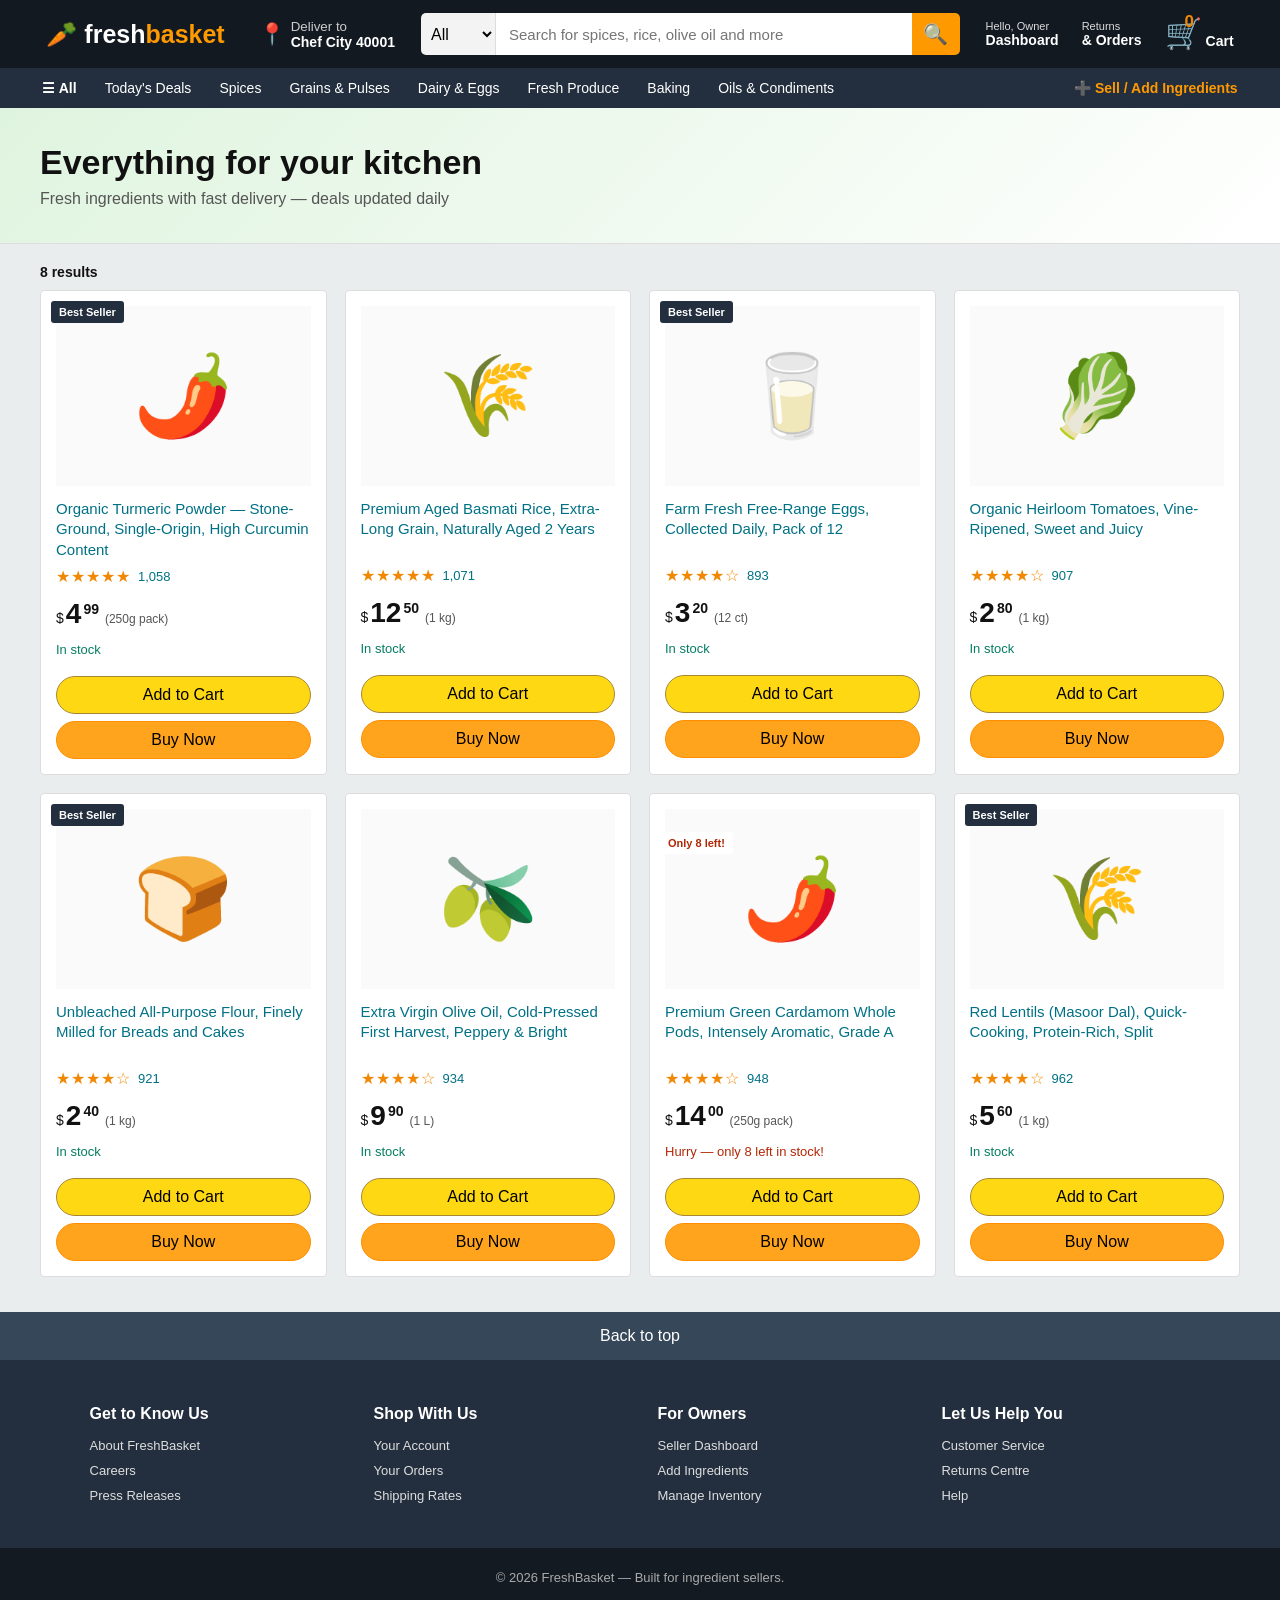
<file: index.html>
<!DOCTYPE html>
<html lang="en">
<head>
<meta charset="UTF-8" />
<meta name="viewport" content="width=device-width, initial-scale=1.0" />
<title>FreshBasket — Ingredients Store</title>
<link rel="stylesheet" href="style.css" />
</head>

<body>

<!-- ======== AMAZON-STYLE HEADER ======== -->
<header class="amazon-header">

  <div class="header-top">

    <a class="amazon-logo" href="index.html">
      🥕 fresh<span class="logo-orange">basket</span>
    </a>

    <a class="deliver-to" href="#">
      <span class="pin">📍</span>
      <span>
        <small>Deliver to</small>
        <strong>Chef City 40001</strong>
      </span>
    </a>

    <form class="search-wrap" id="search-form">

      <select id="category-filter">
        <option value="all">All</option>
      </select>

      <input
        type="search"
        id="search-input"
        placeholder="Search for spices, rice, olive oil and more"
      />

      <button type="submit" class="search-btn">
        🔍
      </button>

    </form>

    <div class="header-links">

      <a class="header-link" href="app.html">
        <small>Hello, Owner</small>
        <strong>Dashboard</strong>
      </a>

      <a class="header-link" href="#">
        <small>Returns</small>
        <strong>&amp; Orders</strong>
      </a>

      <a class="cart-link" id="cart-btn">
        <span class="cart-icon">🛒</span>
        <span class="cart-count" id="cart-count">0</span>
        <strong>Cart</strong>
      </a>

    </div>

  </div>

  <nav class="subnav">

    <a class="all-btn" href="#">
      ☰ All
    </a>

    <a href="#" id="subnav-deals">
      Today's Deals
    </a>

    <a href="#" data-category="Spices">
      Spices
    </a>

    <a href="#" data-category="Grains &amp; Pulses">
      Grains &amp; Pulses
    </a>

    <a href="#" data-category="Dairy &amp; Eggs">
      Dairy &amp; Eggs
    </a>

    <a href="#" data-category="Fruits &amp; Vegetables">
      Fresh Produce
    </a>

    <a href="#" data-category="Baking">
      Baking
    </a>

    <a href="#" data-category="Oils &amp; Condiments">
      Oils &amp; Condiments
    </a>

    <span class="spacer"></span>

    <a href="app.html" class="deals">
      ➕ Sell / Add Ingredients
    </a>

  </nav>

</header>


<!-- ======== HERO ======== -->

<section class="hero-strip">

  <div class="container">

    <h1>
      Everything for your kitchen
    </h1>

    <p>
      Fresh ingredients with fast delivery — deals updated daily
    </p>

  </div>

</section>


<!-- ======== PRODUCTS ======== -->

<main class="container">

  <div class="results-bar" id="results-bar">
    <strong>Results</strong>
  </div>

  <div id="product-grid" class="product-grid"></div>

  <p id="empty-msg" class="empty-msg" hidden>
    No ingredients found. Try another search — or the owner can add products from the Dashboard.
  </p>

</main>


<!-- ======== CART DRAWER ======== -->

<div id="cart-overlay" class="cart-overlay" hidden></div>

<aside id="cart-drawer" class="cart-drawer" hidden>

  <div class="cart-head">

    <h2>
      🛒 Shopping Cart
    </h2>

    <button
      id="close-cart"
      class="icon-btn"
      type="button"
    >
      ✕
    </button>

  </div>

  <div id="cart-items" class="cart-items"></div>

  <div class="cart-foot">

    <div class="cart-total-row">

      <span>
        Subtotal:
      </span>

      <span
        class="amt"
        id="cart-total"
      >
        $0.00
      </span>

    </div>

    <button
      id="checkout-btn"
      class="btn-addcart"
      type="button"
    >
      Proceed to Buy
    </button>

  </div>

</aside>


<!-- ======== FOOTER ======== -->

<footer>

  <div
    class="back-to-top"
    id="back-to-top"
  >
    Back to top
  </div>

  <div class="footer-main">

    <div class="footer-col">

      <h4>
        Get to Know Us
      </h4>

      <a href="#">
        About FreshBasket
      </a>

      <a href="#">
        Careers
      </a>

      <a href="#">
        Press Releases
      </a>

    </div>


    <div class="footer-col">

      <h4>
        Shop With Us
      </h4>

      <a href="#">
        Your Account
      </a>

      <a href="#">
        Your Orders
      </a>

      <a href="#">
        Shipping Rates
      </a>

    </div>


    <div class="footer-col">

      <h4>
        For Owners
      </h4>

      <a href="app.html">
        Seller Dashboard
      </a>

      <a href="app.html">
        Add Ingredients
      </a>

      <a href="app.html">
        Manage Inventory
      </a>

    </div>


    <div class="footer-col">

      <h4>
        Let Us Help You
      </h4>

      <a href="#">
        Customer Service
      </a>

      <a href="#">
        Returns Centre
      </a>

      <a href="#">
        Help
      </a>

    </div>

  </div>


  <div class="footer-bottom">
    © 2026 FreshBasket — Built for ingredient sellers.
  </div>

</footer>


<script src="app.js"></script>

</body>
</html>
</file>
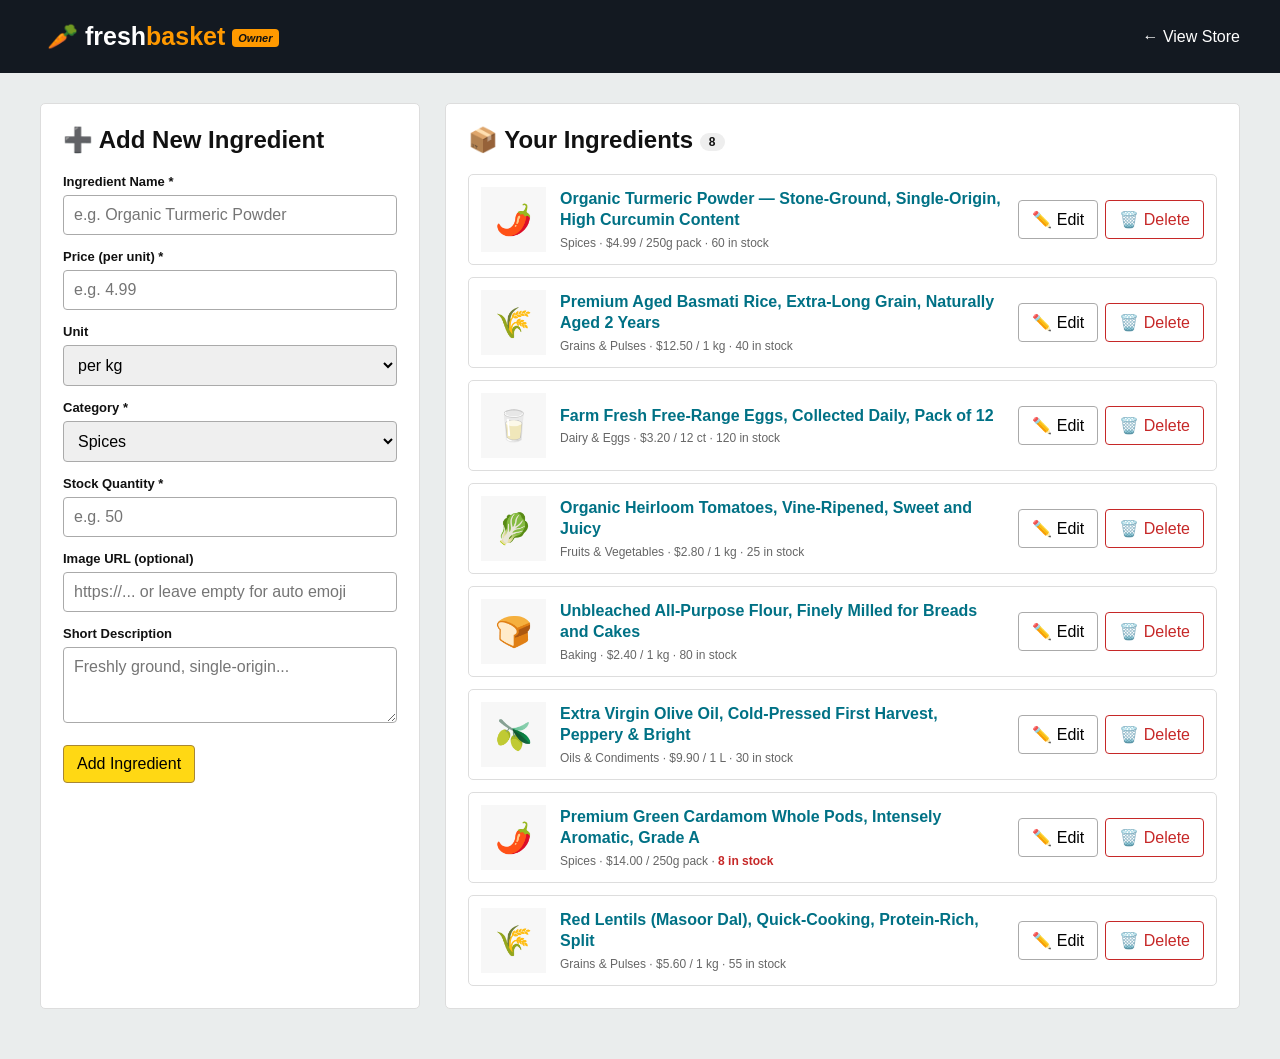
<file: app.html>
<!DOCTYPE html>
<html lang="en">

<head>

<meta charset="UTF-8" />

<meta
  name="viewport"
  content="width=device-width, initial-scale=1.0"
/>

<title>
  Owner Dashboard — FreshBasket
</title>

<link
  rel="stylesheet"
  href="style.css"
/>

</head>


<body>


<!-- ======== OWNER HEADER ======== -->

<header class="admin-header">

  <div class="container inner">

    <a
      class="amazon-logo"
      style="border:none"
      href="index.html"
    >
      🥕 fresh<span style="color:var(--amazon-orange)">basket</span>
      <em class="badge-owner">Owner</em>
    </a>


    <a href="index.html">
      ← View Store
    </a>

  </div>

</header>


<!-- ======== DASHBOARD ======== -->

<main class="container admin-layout">


  <!-- ===== ADD / EDIT FORM ===== -->

  <section class="panel">

    <h2 id="form-title">
      ➕ Add New Ingredient
    </h2>


    <form
      id="product-form"
      autocomplete="off"
    >

      <input
        type="hidden"
        id="p-id"
      />


      <label>
        Ingredient Name *
      </label>

      <input
        type="text"
        id="p-name"
        placeholder="e.g. Organic Turmeric Powder"
        required
      />


      <label>
        Price (per unit) *
      </label>

      <input
        type="number"
        id="p-price"
        placeholder="e.g. 4.99"
        min="0"
        step="0.01"
        required
      />


      <label>
        Unit
      </label>

      <select id="p-unit">

        <option value="kg">
          per kg
        </option>

        <option value="500g">
          per 500 g
        </option>

        <option value="250g">
          per 250 g
        </option>

        <option value="L">
          per litre
        </option>

        <option value="pc">
          per piece
        </option>

        <option value="pack">
          per pack
        </option>

      </select>


      <label>
        Category *
      </label>

      <select
        id="p-category"
        required
      >

        <option value="Spices">
          Spices
        </option>

        <option value="Grains & Pulses">
          Grains &amp; Pulses
        </option>

        <option value="Dairy & Eggs">
          Dairy &amp; Eggs
        </option>

        <option value="Fruits & Vegetables">
          Fruits &amp; Vegetables
        </option>

        <option value="Baking">
          Baking
        </option>

        <option value="Oils & Condiments">
          Oils &amp; Condiments
        </option>

      </select>


      <label>
        Stock Quantity *
      </label>

      <input
        type="number"
        id="p-stock"
        placeholder="e.g. 50"
        min="0"
        step="1"
        required
      />


      <label>
        Image URL (optional)
      </label>

      <input
        type="url"
        id="p-image"
        placeholder="https://... or leave empty for auto emoji"
      />


      <label>
        Short Description
      </label>

      <textarea
        id="p-desc"
        rows="3"
        placeholder="Freshly ground, single-origin..."
      ></textarea>


      <div class="form-actions">

        <button
          type="submit"
          class="btn btn-add"
          id="save-btn"
        >
          Add Ingredient
        </button>

        <button
          type="button"
          class="btn btn-ghost"
          id="cancel-edit"
          hidden
        >
          Cancel Edit
        </button>

      </div>

    </form>

  </section>


  <!-- ===== PRODUCT LIST ===== -->

  <section class="panel">

    <div class="list-head">

      <h2>

        📦 Your Ingredients

        <span
          id="prod-count"
          class="count-pill"
        ></span>

      </h2>

    </div>


    <div
      id="admin-list"
      class="admin-list"
    ></div>


    <p
      id="admin-empty"
      class="empty-msg"
      hidden
    >
      No ingredients yet — add your first one!
    </p>

  </section>

</main>


<div
  id="toast"
  class="toast"
  hidden
></div>


<script src="admin.js"></script>

</body>
</html>
</file>
<file: style.css>
[hidden] {
  display: none !important;
}


/* =========================================================
   GLOBAL
   ========================================================= */

* {
  box-sizing: border-box;
}

html {
  scroll-behavior: smooth;
}

body {
  margin: 0;
  font-family: Arial, Helvetica, sans-serif;
  background: #eaeded;
  color: #111;
}

a {
  color: inherit;
  text-decoration: none;
}

button,
input,
select,
textarea {
  font: inherit;
}

button {
  cursor: pointer;
}

.container {
  width: min(1200px, 94%);
  margin: 0 auto;
}


/* =========================================================
   AMAZON HEADER
   ========================================================= */

.amazon-header {
  background: #131921;
  color: #fff;
}

.header-top {
  min-height: 68px;
  display: flex;
  align-items: center;
  gap: 18px;
  padding: 10px 3%;
}

.amazon-logo {
  font-size: 25px;
  font-weight: 800;
  white-space: nowrap;
  border: 1px solid transparent;
  padding: 8px 7px;
}

.amazon-logo:hover {
  border-color: #fff;
}

.logo-orange {
  color: var(--amazon-orange);
}

:root {
  --amazon-orange: #ff9900;
  --amazon-yellow: #ffd814;
  --amazon-link: #007185;
  --amazon-dark: #131921;
  --amazon-blue: #232f3e;
}

.deliver-to {
  display: flex;
  align-items: center;
  gap: 6px;
  padding: 7px;
  border: 1px solid transparent;
  white-space: nowrap;
}

.deliver-to:hover {
  border-color: #fff;
}

.deliver-to small {
  display: block;
  color: #ccc;
}

.deliver-to strong {
  display: block;
  font-size: 14px;
}

.pin {
  font-size: 21px;
}

.search-wrap {
  flex: 1;
  display: flex;
  min-width: 250px;
  height: 42px;
}

.search-wrap select {
  width: 75px;
  border: 0;
  border-right: 1px solid #ddd;
  background: #f3f3f3;
  border-radius: 5px 0 0 5px;
  padding: 0 6px;
}

.search-wrap input {
  flex: 1;
  min-width: 0;
  border: 0;
  padding: 0 13px;
  font-size: 15px;
  outline: none;
}

.search-btn {
  width: 48px;
  border: 0;
  background: var(--amazon-orange);
  border-radius: 0 5px 5px 0;
  font-size: 20px;
}

.header-links {
  display: flex;
  align-items: center;
  gap: 7px;
}

.header-link,
.cart-link {
  padding: 7px;
  border: 1px solid transparent;
  color: #fff;
}

.header-link:hover,
.cart-link:hover {
  border-color: #fff;
}

.header-link small {
  display: block;
  font-size: 11px;
  color: #ddd;
}

.header-link strong,
.cart-link strong {
  display: block;
  font-size: 14px;
}

.cart-link {
  position: relative;
  display: flex;
  align-items: flex-end;
  gap: 4px;
  cursor: pointer;
}

.cart-icon {
  font-size: 30px;
  line-height: 1;
}

.cart-count {
  position: absolute;
  top: 0;
  left: 27px;
  color: #f08804;
  font-weight: 800;
  font-size: 17px;
}


/* =========================================================
   SUBNAV
   ========================================================= */

.subnav {
  min-height: 40px;
  background: var(--amazon-blue);
  display: flex;
  align-items: center;
  gap: 20px;
  padding: 0 3%;
  overflow-x: auto;
}

.subnav a {
  color: #fff;
  font-size: 14px;
  white-space: nowrap;
  padding: 8px 4px;
}

.subnav a:hover {
  color: var(--amazon-orange);
}

.subnav .all-btn {
  font-weight: 700;
}

.subnav .deals {
  color: var(--amazon-orange);
  font-weight: 700;
}

.spacer {
  flex: 1;
}


/* =========================================================
   HERO
   ========================================================= */

.hero-strip {
  background: linear-gradient(
    135deg,
    #dff4df,
    #fff
  );
  padding: 35px 0;
  border-bottom: 1px solid #ddd;
}

.hero-strip h1 {
  margin: 0 0 8px;
  font-size: 34px;
}

.hero-strip p {
  margin: 0;
  color: #555;
}


/* =========================================================
   PRODUCTS
   ========================================================= */

.results-bar {
  margin: 20px 0 10px;
  font-size: 14px;
}

.product-grid {
  display: grid;
  grid-template-columns: repeat(
    auto-fill,
    minmax(230px, 1fr)
  );
  gap: 18px;
  padding-bottom: 35px;
}

.product-card {
  position: relative;
  background: #fff;
  padding: 15px;
  min-height: 430px;
  display: flex;
  flex-direction: column;
  border: 1px solid #ddd;
  border-radius: 4px;
}

.product-card:hover {
  box-shadow: 0 3px 12px rgba(0, 0, 0, 0.13);
}

.product-img {
  height: 180px;
  display: flex;
  align-items: center;
  justify-content: center;
  background: #fafafa;
  margin-bottom: 13px;
  overflow: hidden;
}

.product-img img {
  width: 100%;
  height: 100%;
  object-fit: cover;
}

.product-emoji {
  font-size: 80px;
}

.product-title {
  color: var(--amazon-link);
  font-size: 15px;
  line-height: 1.35;
  min-height: 60px;
}

.product-title:hover {
  color: #c45500;
}

.rating-row {
  display: flex;
  gap: 7px;
  align-items: center;
  margin: 7px 0;
}

.stars {
  color: #f08804;
  letter-spacing: 1px;
}

.rating-count {
  color: #007185;
  font-size: 13px;
}

.price-row {
  display: flex;
  align-items: baseline;
  gap: 2px;
  margin: 5px 0;
}

.price-currency {
  font-size: 14px;
}

.price-whole {
  font-size: 28px;
  font-weight: 700;
}

.price-fraction {
  font-size: 14px;
  font-weight: 700;
  align-self: flex-start;
  margin-top: 3px;
}

.price-unit {
  color: #555;
  font-size: 12px;
  margin-left: 4px;
}

.stock-line {
  color: #067d62;
  font-size: 13px;
  margin: 7px 0 12px;
}

.stock-line.low {
  color: #b12704;
}

.stock-line.out {
  color: #777;
}

.btn-addcart,
.btn-buynow {
  width: 100%;
  padding: 9px;
  border-radius: 20px;
  border: 1px solid #a88734;
  margin-top: 7px;
}

.btn-addcart {
  background: var(--amazon-yellow);
}

.btn-addcart:hover {
  background: #f7ca00;
}

.btn-buynow {
  background: #ffa41c;
  border-color: #ff8f00;
}

.btn-buynow:hover {
  background: #ff9900;
}

.btn-addcart:disabled {
  opacity: 0.55;
  cursor: not-allowed;
}

.badge-bestseller,
.badge-lowstock {
  position: absolute;
  top: 10px;
  left: 10px;
  z-index: 2;
  padding: 5px 8px;
  border-radius: 3px;
  font-size: 11px;
  font-weight: 700;
}

.badge-bestseller {
  background: #232f3e;
  color: #fff;
}

.badge-lowstock {
  background: #fff;
  color: #b12704;
  top: 38px;
}

.empty-msg {
  background: #fff;
  padding: 30px;
  text-align: center;
  border: 1px solid #ddd;
  margin: 20px 0 40px;
}


/* =========================================================
   CART
   ========================================================= */

.cart-overlay {
  position: fixed;
  inset: 0;
  background: rgba(0, 0, 0, 0.5);
  z-index: 90;
}

.cart-drawer {
  position: fixed;
  top: 0;
  right: 0;
  width: 400px;
  max-width: 94vw;
  height: 100vh;
  background: #fff;
  z-index: 100;
  display: flex;
  flex-direction: column;
  box-shadow: -5px 0 18px rgba(0, 0, 0, 0.25);
}

.cart-head {
  background: var(--amazon-blue);
  color: #fff;
  display: flex;
  justify-content: space-between;
  align-items: center;
  padding: 16px;
}

.cart-head h2 {
  margin: 0;
  font-size: 20px;
}

.icon-btn {
  background: transparent;
  color: #fff;
  border: 0;
  font-size: 22px;
}

.cart-items {
  flex: 1;
  overflow-y: auto;
  padding: 14px;
}

.cart-item {
  display: flex;
  gap: 12px;
  border-bottom: 1px solid #ddd;
  padding: 12px 0;
}

.cart-item-thumb {
  width: 70px;
  height: 70px;
  background: #f7f7f7;
  display: flex;
  align-items: center;
  justify-content: center;
  font-size: 35px;
  flex-shrink: 0;
}

.cart-item-info {
  min-width: 0;
  flex: 1;
}

.cart-item-name {
  color: var(--amazon-link);
  font-size: 14px;
  line-height: 1.35;
}

.instock-note {
  color: #067d62;
  font-size: 12px;
}

.cart-item-price {
  font-weight: 700;
  margin-top: 4px;
}

.qty-controls {
  display: flex;
  align-items: center;
  gap: 10px;
}

.qty-select {
  padding: 4px;
}

.remove-link {
  background: none;
  border: 0;
  color: var(--amazon-link);
  cursor: pointer;
  padding: 0;
  font-size: 12px;
}

.remove-link:hover {
  color: #c45500;
  text-decoration: underline;
}

.cart-foot {
  border-top: 1px solid #ddd;
  padding: 18px;
  background: #fafafa;
}

.cart-total-row {
  display: flex;
  justify-content: space-between;
  font-size: 18px;
  font-weight: 700;
  margin-bottom: 12px;
}

.amt {
  color: #b12704;
}


/* =========================================================
   FOOTER
   ========================================================= */

.back-to-top {
  background: #37475a;
  color: #fff;
  text-align: center;
  padding: 15px;
  cursor: pointer;
}

.back-to-top:hover {
  background: #485769;
}

.footer-main {
  background: #232f3e;
  color: #fff;
  display: grid;
  grid-template-columns: repeat(4, 1fr);
  gap: 35px;
  padding: 45px 7%;
}

.footer-col {
  display: flex;
  flex-direction: column;
  gap: 10px;
}

.footer-col h4 {
  margin: 0 0 5px;
  font-size: 16px;
}

.footer-col a {
  color: #ddd;
  font-size: 13px;
}

.footer-col a:hover {
  text-decoration: underline;
}

.footer-bottom {
  background: #131a22;
  color: #aaa;
  text-align: center;
  padding: 22px;
  font-size: 13px;
}


/* =========================================================
   ADMIN HEADER
   ========================================================= */

.admin-header {
  background: #131921;
  color: #fff;
  padding: 14px 0;
}

.admin-header .inner {
  display: flex;
  justify-content: space-between;
  align-items: center;
}

.admin-header a:last-child {
  color: #fff;
}

.admin-header a:last-child:hover {
  color: var(--amazon-orange);
}


/* =========================================================
   ADMIN LAYOUT
   ========================================================= */

.admin-layout {
  display: grid;
  grid-template-columns: 380px 1fr;
  gap: 25px;
  padding: 30px 0 50px;
}

.panel {
  background: #fff;
  padding: 22px;
  border: 1px solid #ddd;
  border-radius: 5px;
}

.panel h2 {
  margin-top: 0;
}

.panel label {
  display: block;
  font-size: 13px;
  font-weight: 700;
  margin: 14px 0 6px;
}

.panel input,
.panel select,
.panel textarea {
  width: 100%;
  padding: 10px;
  border: 1px solid #aaa;
  border-radius: 4px;
  outline: none;
}

.panel input:focus,
.panel select:focus,
.panel textarea:focus {
  border-color: #007185;
  box-shadow: 0 0 0 2px rgba(0, 113, 133, 0.12);
}

.form-actions {
  display: flex;
  gap: 10px;
  margin-top: 18px;
}

.btn {
  border: 1px solid #aaa;
  border-radius: 4px;
  padding: 9px 13px;
  cursor: pointer;
}

.btn-add {
  background: var(--amazon-yellow);
  border-color: #a88734;
}

.btn-ghost {
  background: #fff;
}

.btn-danger {
  background: #fff;
  border-color: #c62828;
  color: #c62828;
}

.list-head {
  display: flex;
  align-items: center;
  justify-content: space-between;
}

.count-pill {
  display: inline-block;
  background: #eee;
  border-radius: 20px;
  padding: 2px 9px;
  font-size: 12px;
  vertical-align: middle;
}

.admin-list {
  display: flex;
  flex-direction: column;
  gap: 12px;
}

.admin-item {
  display: flex;
  align-items: center;
  gap: 14px;
  padding: 12px;
  border: 1px solid #ddd;
  border-radius: 5px;
}

.thumb {
  width: 65px;
  height: 65px;
  background: #f7f7f7;
  display: flex;
  align-items: center;
  justify-content: center;
  font-size: 30px;
  object-fit: cover;
  flex-shrink: 0;
}

.admin-item-info {
  flex: 1;
  min-width: 0;
}

.admin-item-name {
  font-weight: 700;
  color: #007185;
  line-height: 1.3;
}

.admin-item-meta {
  color: #666;
  font-size: 12px;
  margin-top: 5px;
}

.admin-item-actions {
  display: flex;
  gap: 7px;
}

.badge-owner {
  font-size: 11px;
  background: var(--amazon-orange);
  color: #111;
  padding: 3px 6px;
  border-radius: 4px;
  vertical-align: middle;
}

.toast {
  position: fixed;
  bottom: 25px;
  right: 25px;
  background: #232f3e;
  color: #fff;
  padding: 13px 18px;
  border-radius: 5px;
  z-index: 200;
  box-shadow: 0 4px 15px rgba(0, 0, 0, 0.25);
}


/* =========================================================
   RESPONSIVE
   ========================================================= */

@media (max-width: 900px) {

  .header-top {
    flex-wrap: wrap;
  }

  .search-wrap {
    order: 3;
    flex-basis: 100%;
  }

  .admin-layout {
    grid-template-columns: 1fr;
  }

  .footer-main {
    grid-template-columns: repeat(2, 1fr);
  }

}


@media (max-width: 600px) {

  .header-links {
    margin-left: auto;
  }

  .deliver-to {
    display: none;
  }

  .amazon-logo {
    font-size: 20px;
  }

  .product-grid {
    grid-template-columns: 1fr 1fr;
    gap: 10px;
  }

  .product-card {
    min-height: 390px;
    padding: 10px;
  }

  .product-img {
    height: 140px;
  }

  .product-emoji {
    font-size: 55px;
  }

  .footer-main {
    grid-template-columns: 1fr;
  }

  .admin-item {
    align-items: flex-start;
    flex-wrap: wrap;
  }

  .admin-item-actions {
    width: 100%;
  }

  .admin-item-actions .btn {
    flex: 1;
  }

}
</file>
